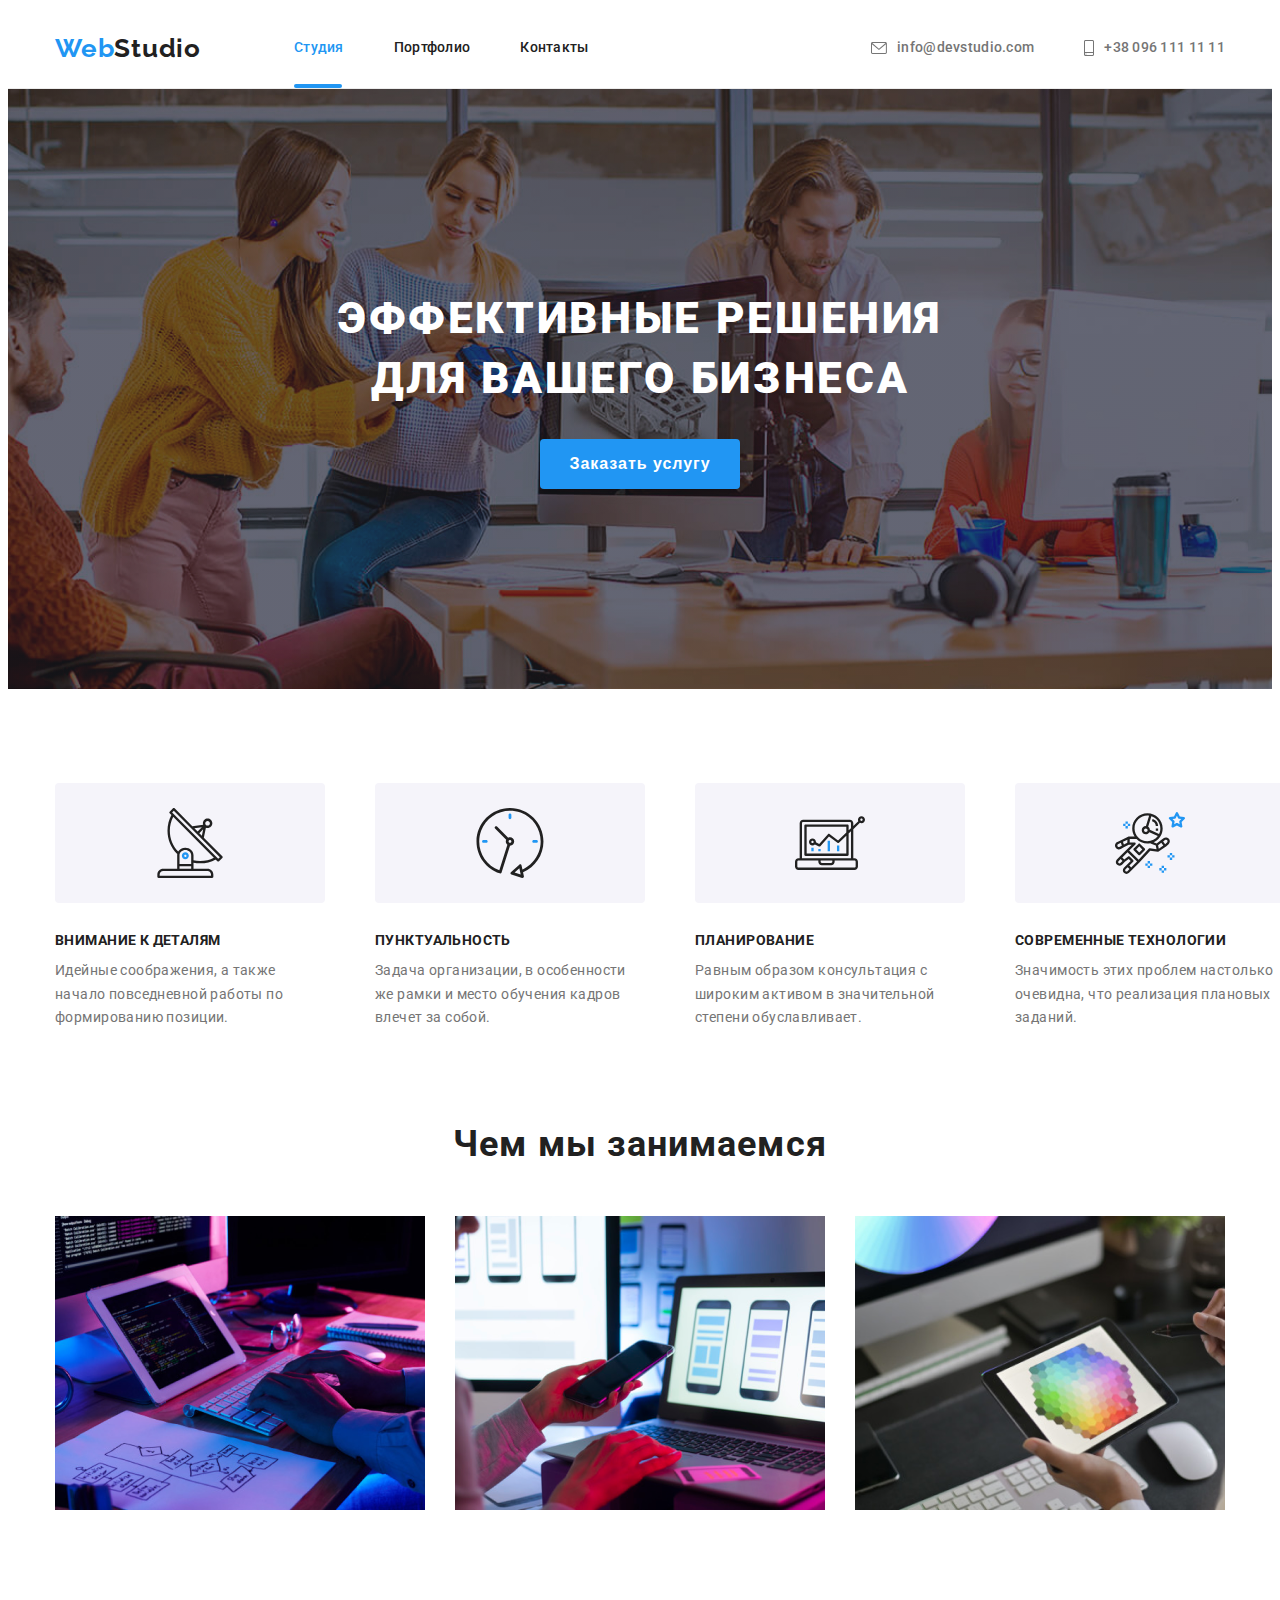
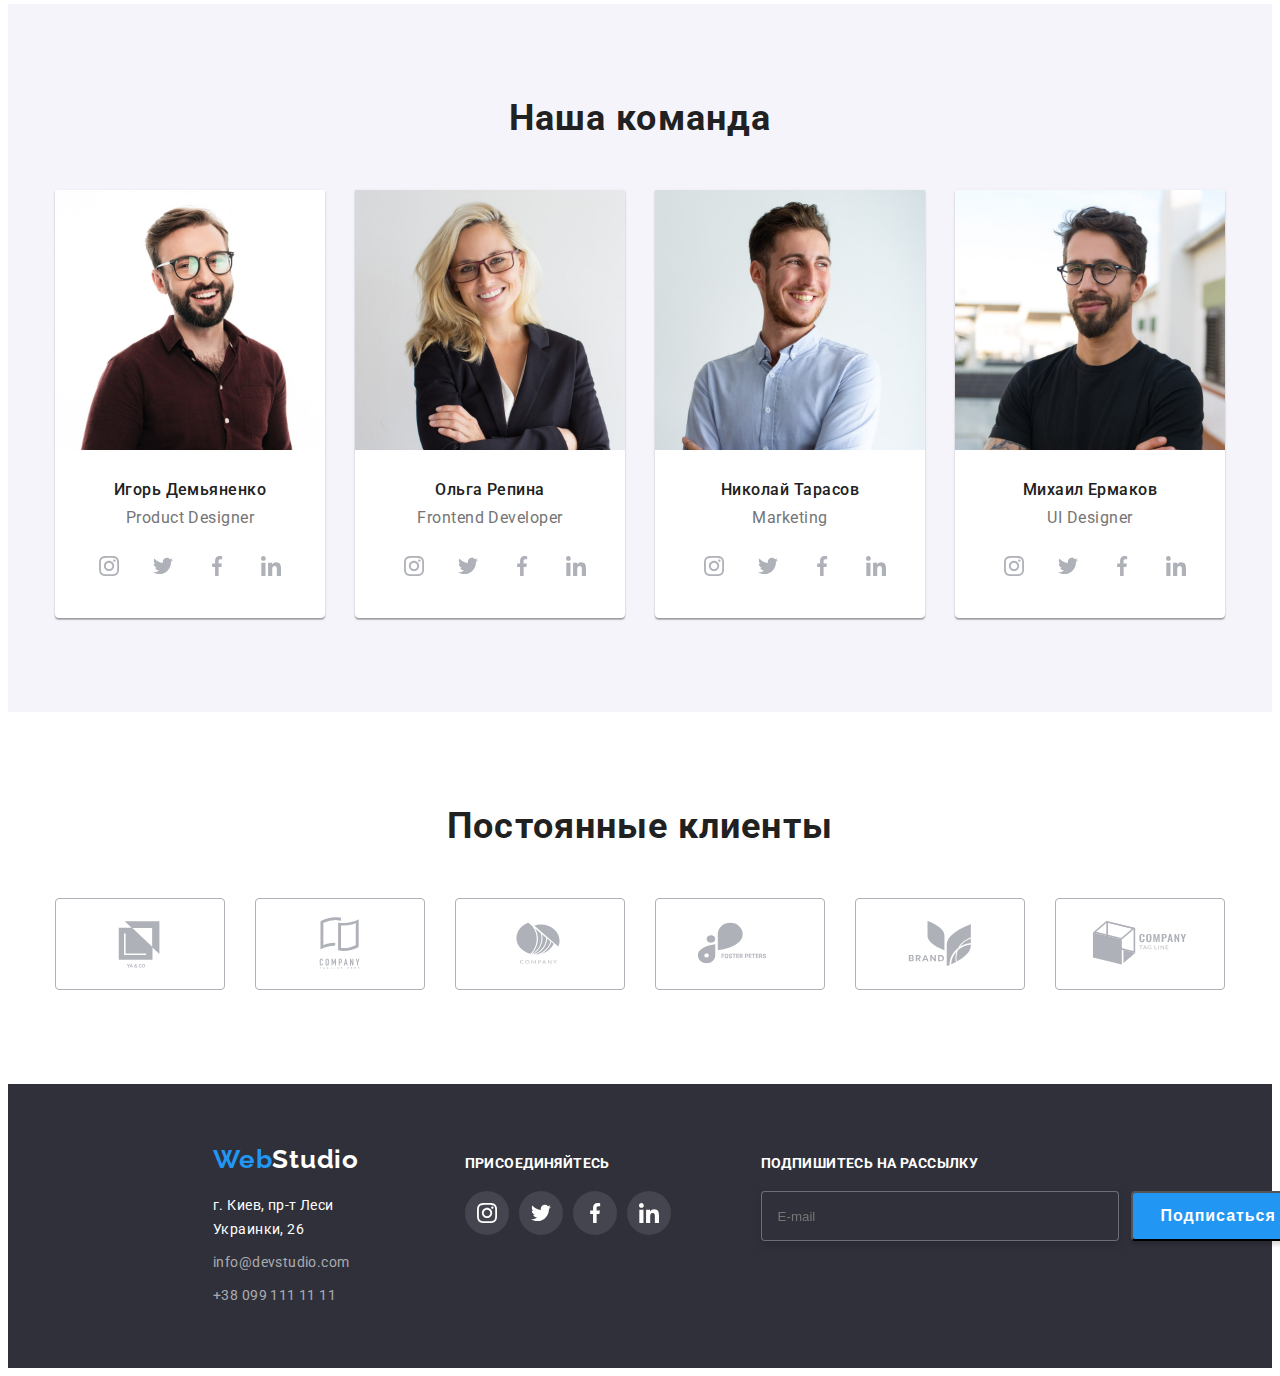
<file: index.html>
<!DOCTYPE html>
<html lang="ru">
<head>
    <meta charset="UTF-8">
    <meta http-equiv="X-UA-Compatible" content="IE=edge">
    <meta name="viewport" content="width=device-width, initial-scale=1.0">
    <title>Document</title>
    <link rel="stylesheet" href="https://cdnjs.cloudflare.com/ajax/libs/modern-normalize/1.1.0/modern-normalize.min.css" integrity="sha512-wpPYUAdjBVSE4KJnH1VR1HeZfpl1ub8YT/NKx4PuQ5NmX2tKuGu6U/JRp5y+Y8XG2tV+wKQpNHVUX03MfMFn9Q==" crossorigin="anonymous" referrerpolicy="no-referrer" />
    <link rel="preconnect" href="https://fonts.googleapis.com">
    <link rel="preconnect" href="https://fonts.gstatic.com" crossorigin>
    <link href="https://fonts.googleapis.com/css2?family=Raleway:wght@700&family=Roboto:wght@400;500;700;900&display=swap" rel="stylesheet">
    <link rel="stylesheet" href="./css/styles.css">
</head>
<body>
    <header class="header">
        <div class="container">
            <nav class="header-navigation">
                <a class="logo" href=""><span class="pre-logo">Web</span><span class="sub-logo">Studio</span></a>              
                    <ul class="navigation-list">
                        <li class="navigation-item">
                            <a class="header-link  " href="./index.html"><span class="present-page">Студия</span></a>
                        </li>
                        <li class="navigation-item">
                            <a class="header-link " href="./portfolio.html">Портфолио</a>
                        </li>
                        <li class="navigation-item">
                            <a class=" header-link" href="">Контакты</a>
                        </li>
                    </ul>
                </nav>                    
                <ul class="contacts-list">
                    <li class="contacts-item">
                        <a class="contacts-link" href="mailto:info@devstudio.com">
                            <svg class="envelope" width="16" height="12">
                                <use href="./images/sprite.svg#icon-envelope"></use>
                            </svg>
                            info@devstudio.com
                        </a>
                    </li>
                    <li class="contacts-item">
                        <a class="contacts-link " href="tel:+380961111111">
                            <svg class="telephone" width="10" height="16">
                                <use href="./images/sprite.svg#icon-smartphone"></use>
                            </svg>
                            +38 096 111 11 11
                        </a>
                    </li>
                </ul>
                </div>                          
    </header>
    <main>
            <section class="hero">
                <div class="container">
                <h1 class="hero-title">Эффективные решения для вашего бизнеса</h1>
                <button data-modal-open class="main-button"type="button"><span class="button-text">Заказать услугу</span></button>
                </div>
                <div class="backdrop is-hidden" data-modal>
                    <div class="modal">
                        <p class="modal-title">
                            Оставьте свои данные,мы вам перезвоним
                        </p>
                    <form class="modal-form">
                        <div class="form-container">                            
                            <label class="form-name" for="name"><span class="form-title">Имя</span></label>
                            <span class="form-case">  
                                <input class="form-box" type="text" name="name" id="name"/>                                                                     
                                        <svg class="form-svg" width="18" height="18">
                                            <use href="./images/sprite.svg#icon-person-black"></use>
                                        </svg>
                                </span>
                        </div>
                        <div class="form-container">
                            <label class="form-name" for="tel"><span class="form-title">Телефон</span></label>
                            <span class="form-case">
                                <input class="form-box" type="tel" name="tel" id="tel"/>
                                    <svg class="form-svg" width="18" height="18">
                                        <use href="./images/sprite.svg#icon-phone-black"></use>
                                    </svg>
                            </span>
                        </div>
                        <div class="form-container">
                            <label class="form-name" for="email"><span class="form-title">Почта</span></label>
                                <span class="form-case">
                                    <input class="form-box" type="email" name="email" id="email" />
                                        <svg class="form-svg" width="18" height="18">
                                            <use href="./images/sprite.svg#icon-email-black"></use>
                                        </svg>
                            </span>
                        </div>
                        <div class="form-container">
                            <label class="form-name" for="comment"><span class="form-title">Комментарий</span></label>
                            <textarea  class="form-box input-comment" name="comment"  id="comment" rows="5" placeholder="Введите текст"></textarea>                                                            
                        </div>
                        <div class="checkbox">                                                    
                            <label class="checkbox-label">
                                <input  class="checkbox-form" type="checkbox" name="" value="Соглашаюсь с рассылкой и принимаю Условия договора" id="checkbox"/>
                                <span class="policy">
                                    <svg class="checkbox-icon" width="11" height="8">
                                        <use href="./images/sprite.svg#icon-vector"></use>
                                    </svg>
                                </span>
                                <span class="conditions-text">Соглашаюсь с рассылкой и принимаю <a class="contract" href="#">Условия договора</a>
                                </span>
                            </label>
                        </div>
                        <div class="">                        
                            <button  class="send-button" type="submit">                     
                                <span class="send-button-text">Отправить</span>
                            </button>
                        </div>
                    </form>
                        <button data-modal-close class="close-button">
                            <svg class="icon-close">
                                <use href="./images/sprite.svg#icon-close"></use>
                            </svg>
                        </button>
                    </div>
                </div>
            </section>
            <section class="section">
                <div class="container">
                <h2 class="main-title advantage-main-title">Наши преимущества</h2> 
                <ul class="advantage-list">
                    <li class="advantage-item">
                        <div class="work-logo-item">
                            <svg class="work-logo" width="70" height="70">
                                <use href="./images/sprite.svg#icon-antenna"></use>
                            </svg>
                        </div>
                        <h3 class="advantage-title">Внимание к деталям</h3>
                        <p class="advantage-text">Идейные соображения, а также начало повседневной работы по формированию позиции.</p>
                    </li>
                    <li class="advantage-item">
                        <div class="work-logo-item">
                            <svg class="work-logo" width="70" height="70">
                                <use href="./images/sprite.svg#icon-clock"></use>
                            </svg>
                        </div>
                        <h3 class="advantage-title">Пунктуальность</h3>
                        <p class="advantage-text">Задача организации, в особенности же рамки и место обучения кадров влечет за собой.</p>
                    </li>
                    <li class="advantage-item">
                        <div class="work-logo-item">
                            <svg class="work-logo" width="70" height="70">
                                <use href="./images/sprite.svg#icon-diagram"></use>
                            </svg>
                        </div>
                        <h3 class="advantage-title">Планирование</h3>
                        <p class="advantage-text">Равным образом консультация с широким активом в значительной степени обуславливает.</p>
                    </li>
                    <li class="advantage-item">
                        <div class="work-logo-item">
                            <svg class="work-logo" width="70" height="70">
                                <use href="./images/sprite.svg#icon-astronaut   "></use>
                            </svg>
                        </div>
                        <h3 class="advantage-title">Современные технологии</h3>
                        <p class="advantage-text">Значимость этих проблем настолько очевидна, что реализация плановых заданий.</p>
                    </li>
                </ul>
            </div>
            </section>
            <!--our work-->
            <section class="section work-section">
                <div class="container">
                <h2 class="main-title work-title">Чем мы занимаемся</h2>               
                <ul class="work-list">
                    <li class="work-item">
                        <img  src="./images/working1.png" alt="Наша робота" width="370" height="295">
                    </li>
                    <li class="work-item">
                        <img  src="./images/working2.png" alt="Наша робота" width="370" height="295">
                    </li>
                    <li class="work-item">
                        <img src="./images/working3.png" alt="Наша робота" width="370" height="295">
                    </li>
                </ul>
            </div> 
            </section>
            <!--our team-->
            <section class="team-part section">
                <div class="container">               
                <h2 class="main-title">Наша команда</h2>
                <ul class="list team-list">                    
                    <li class="team-item">
                        <img src="./images/team1.jpg" alt="Игорь Демьяненко" width="270" height="260">
                        <div class="team-card-list">
                        <h3 class="team-title">Игорь Демьяненко</h3>
                        <p class="profession" lang="en">Product Designer</p>
                        <ul class="social-card-list">
                            <li class="social-card-item">
                                <a class="social-link" href="">
                                    <svg class="social-icon" width="20" height="20">
                                        <use href="./images/sprite.svg#icon-instagram"></use>
                                    </svg>
                                </a>
                            </li>
                            <li class="social-card-item">
                                <a class="social-link" href="">
                                    <svg class="social-icon" width="20" height="20">
                                        <use href="./images/sprite.svg#icon-twitter"></use>
                                    </svg>
                                </a>
                            </li>
                            <li class="social-card-item">
                                <a class="social-link" href="">
                                    <svg class="social-icon" width="20" height="20">
                                        <use href="./images/sprite.svg#icon-facebook"></use>
                                    </svg>
                                </a>
                            </li>
                            <li class="social-card-item">
                                <a class="social-link" href="">
                                    <svg class="social-icon" width="20" height="20">
                                        <use href="./images/sprite.svg#icon-linkedin"></use>
                                    </svg>
                                </a>
                            </li>
                        </ul>
                        </div>
                    </li>
                    <li class="team-item">
                        <img src="./images/team2.jpg" alt="Ольга Репина"     width="270" height="260">
                        <div class="team-card-list">
                        <h3 class="team-title">Ольга Репина</h3>
                        <p class="profession" lang="en">Frontend Developer</p>
                        <ul class="social-card-list">
                            <li class="social-card-item"></li>
                                <a class="social-link" href="">
                                    <svg class="social-icon" width="20" height="20">
                                        <use href="./images/sprite.svg#icon-instagram"></use>
                                    </svg>
                                </a>
                            <li class="social-card-item"></li>
                                <a class="social-link" href="">
                                    <svg class="social-icon" width="20" height="20">
                                        <use href="./images/sprite.svg#icon-twitter"></use>
                                    </svg>
                                </a>
                            <li class="social-card-item"></li>
                                <a class="social-link" href="">
                                    <svg class="social-icon" width="20" height="20">
                                        <use href="./images/sprite.svg#icon-facebook"></use>
                                    </svg>
                                </a>
                            <li class="social-card-item"></li>
                                <a class="social-link" href="">
                                    <svg class="social-icon" width="20" height="20">
                                        <use href="./images/sprite.svg#icon-linkedin"></use>
                                    </svg>
                                </a>
                        </ul>
                        </div>
                    </li>
                    <li class="team-item">
                        <img src="./images/team3.jpg" alt="Николай Тарасов"  width="270" height="260">
                        <div class="team-card-list">
                        <h3 class="team-title">Николай Тарасов</h3>
                        <p class="profession" lang="en">Marketing</p>
                        <ul class="social-card-list">
                            <li class="social-card-item"></li>
                                <a class="social-link" href="">
                                    <svg class="social-icon" width="20" height="20">
                                        <use href="./images/sprite.svg#icon-instagram"></use>
                                    </svg>
                                </a>
                            <li class="social-card-item"></li>
                                <a class="social-link" href="">
                                    <svg class="social-icon" width="20" height="20">
                                        <use href="./images/sprite.svg#icon-twitter"></use>
                                    </svg>
                                </a>
                            <li class="social-card-item"></li>
                                <a class="social-link" href="">
                                    <svg class="social-icon" width="20" height="20">
                                        <use href="./images/sprite.svg#icon-facebook"></use>
                                    </svg>
                                </a>
                            <li class="social-card-item"></li>
                                <a class="social-link" href="">
                                    <svg class="social-icon" width="20" height="20">
                                        <use href="./images/sprite.svg#icon-linkedin"></use>
                                    </svg>
                                </a>
                        </ul>
                        </div>
                    </li>
                    <li class="team-item">
                        <img src="./images/team4.jpg" alt="Михаил Ермаков"   width="270" height="260">
                        <div class="team-card-list">
                        <h3 class="team-title">Михаил Ермаков</h3>
                        <p class="profession" lang="en">UI Designer</p>
                        <ul class="social-card-list">
                            <li class="social-card-item"></li>
                                <a class="social-link" href="">
                                    <svg class="social-icon" width="20" height="20">
                                        <use href="./images/sprite.svg#icon-instagram"></use>
                                    </svg>
                                </a>
                            <li class="social-card-item"></li>
                                <a class="social-link" href="">
                                    <svg class="social-icon" width="20" height="20">
                                        <use href="./images/sprite.svg#icon-twitter"></use>
                                    </svg>
                                </a>
                            <li class="social-card-item"></li>
                                <a class="social-link" href="">
                                    <svg class="social-icon" width="20" height="20">
                                        <use href="./images/sprite.svg#icon-facebook"></use>
                                    </svg>
                                </a>
                            <li class="social-card-item"></li>
                                <a class="social-link" href="">
                                    <svg class="social-icon" width="20" height="20">
                                        <use href="./images/sprite.svg#icon-linkedin"></use>
                                    </svg>
                                </a>
                        </ul>
                        </div>
                    </li>
                </ul>
            </div>
            </section>
            <section class="section">
                <div class="container">
                    <h2 class="main-title">Постоянные клиенты</h2>
                    <ul class="regular-customers-list">
                        <li class="regular-customers-item">
                            <a class="customers-link" href="">
                            <svg class="customers-logo" width="106" height="60">
                                <use href="./images/sprite.svg#icon-logo"></use>
                            </svg>
                        </a>
                        </li>
                        <li class="regular-customers-item" >
                            <a class="customers-link" href="">
                            <svg class="customers-logo" width="106" height="60">
                                <use href="./images/sprite.svg#icon-logo2"></use>
                            </svg>
                        </a>
                        </li>
                        <li class="regular-customers-item">
                            <a class="customers-link" href="">
                            <svg class="customers-logo" width="106" height="60">
                                <use href="./images/sprite.svg#icon-logo3"></use>
                            </svg>
                        </a>
                        </li>
                        <li class="regular-customers-item">
                            <a class="customers-link" href="">
                            <svg class="customers-logo" width="106" height="60">
                                <use href="./images/sprite.svg#icon-logo4"></use>
                            </svg>
                        </a>
                        </li>
                        <li class="regular-customers-item">
                            <a class="customers-link" href="">
                            <svg class="customers-logo" width="106" height="60">
                                <use href="./images/sprite.svg#icon-logo5"></use>
                            </svg>
                        </a>
                        </li>
                        <li class="regular-customers-item">
                            <a class="customers-link" href="">
                            <svg class="customers-logo" width="106" height="60">
                                <use href="./images/sprite.svg#icon-logo6"></use>
                            </svg>
                        </a>
                        </li>
                    </ul>
                </div>
            </section>
    </main>
    <footer class="footer">
        <div class="footer-container">
            <div class="footer-wrapper">
                <a class="footer-logo" href="#"><span class="pre-logo">Web</span><span class="sub-logo-second">Studio</span></a>
                <address class="address">
                <ul class="footer-list">
                    <li class="footer-item">
                        <a class="address-rout" href="https://goo.gl/maps/BNxrX4DYjBoTdbWa7" target="_blank"  rel="noopener noreferrer">г. Киев, пр-т Леси Украинки, 26</a>
                    </li>
                    <li class="footer-item">
                        <a class="footer-info" href="mailto:info@devstudio.com">info@devstudio.com</a>    
                    </li>
                    <li class="footer-item">
                        <a class="footer-info" href="tel:+380991111111">+38 099 111 11 11</a>   
                    </li>
                </ul>
            </address>
            </div>
            <div class="footer-cosial-block">
                <h3 class="footer-title">Присоединяйтесь</h3>
                <ul class="footer-logo-list">
                    <li class="footer-logo-item">
                        <a class="footer-social-link" href="">
                        <svg class="footer-social-icon" width="20" height="20">
                            <use href="./images/sprite.svg#icon-instagram"></use>
                        </svg>
                        </a>
                    </li>
                    <li class="footer-logo-item">
                        <a class="footer-social-link" href="">
                        <svg class="footer-social-icon" width="20" height="20">
                            <use href="./images/sprite.svg#icon-twitter"></use>
                        </svg>
                        </a>
                    </li>
                    <li class="footer-logo-item">
                        <a class="footer-social-link" href="">
                        <svg class="footer-social-icon" width="20" height="20">
                            <use href="./images/sprite.svg#icon-facebook"></use>
                        </svg>
                    </a>
                    </li>
                    <li class="footer-logo-item">
                        <a class="footer-social-link" href="">
                        <svg class="footer-social-icon" width="20" height="20">
                            <use href="./images/sprite.svg#icon-linkedin"></use>
                        </svg>
                    </a>
                    </li>
                </ul>
            </div>
            <div class="footer-form">
                <h3 class="footer-title">
                    Подпишитесь на рассылку
                </h3>
                <form class="footer-form-wrapper">
                    <input class="footer-email-form" type="email" name="mail-subscribe" placeholder="E-mail"/>
                    <button  class="subscribe-button" type="submit">                     
                        <span class="subscribe-button-text">Подписаться</span>
                            <svg class="icon-send" width="24" height="24">
                                <use href="./images/sprite.svg#icon-send"></use>
                            </svg>
                    </button>
                </form>
            </div>
        </div>
    </footer>
    <script src="./js/modal.js"></script>
</body>
</html>
</file>
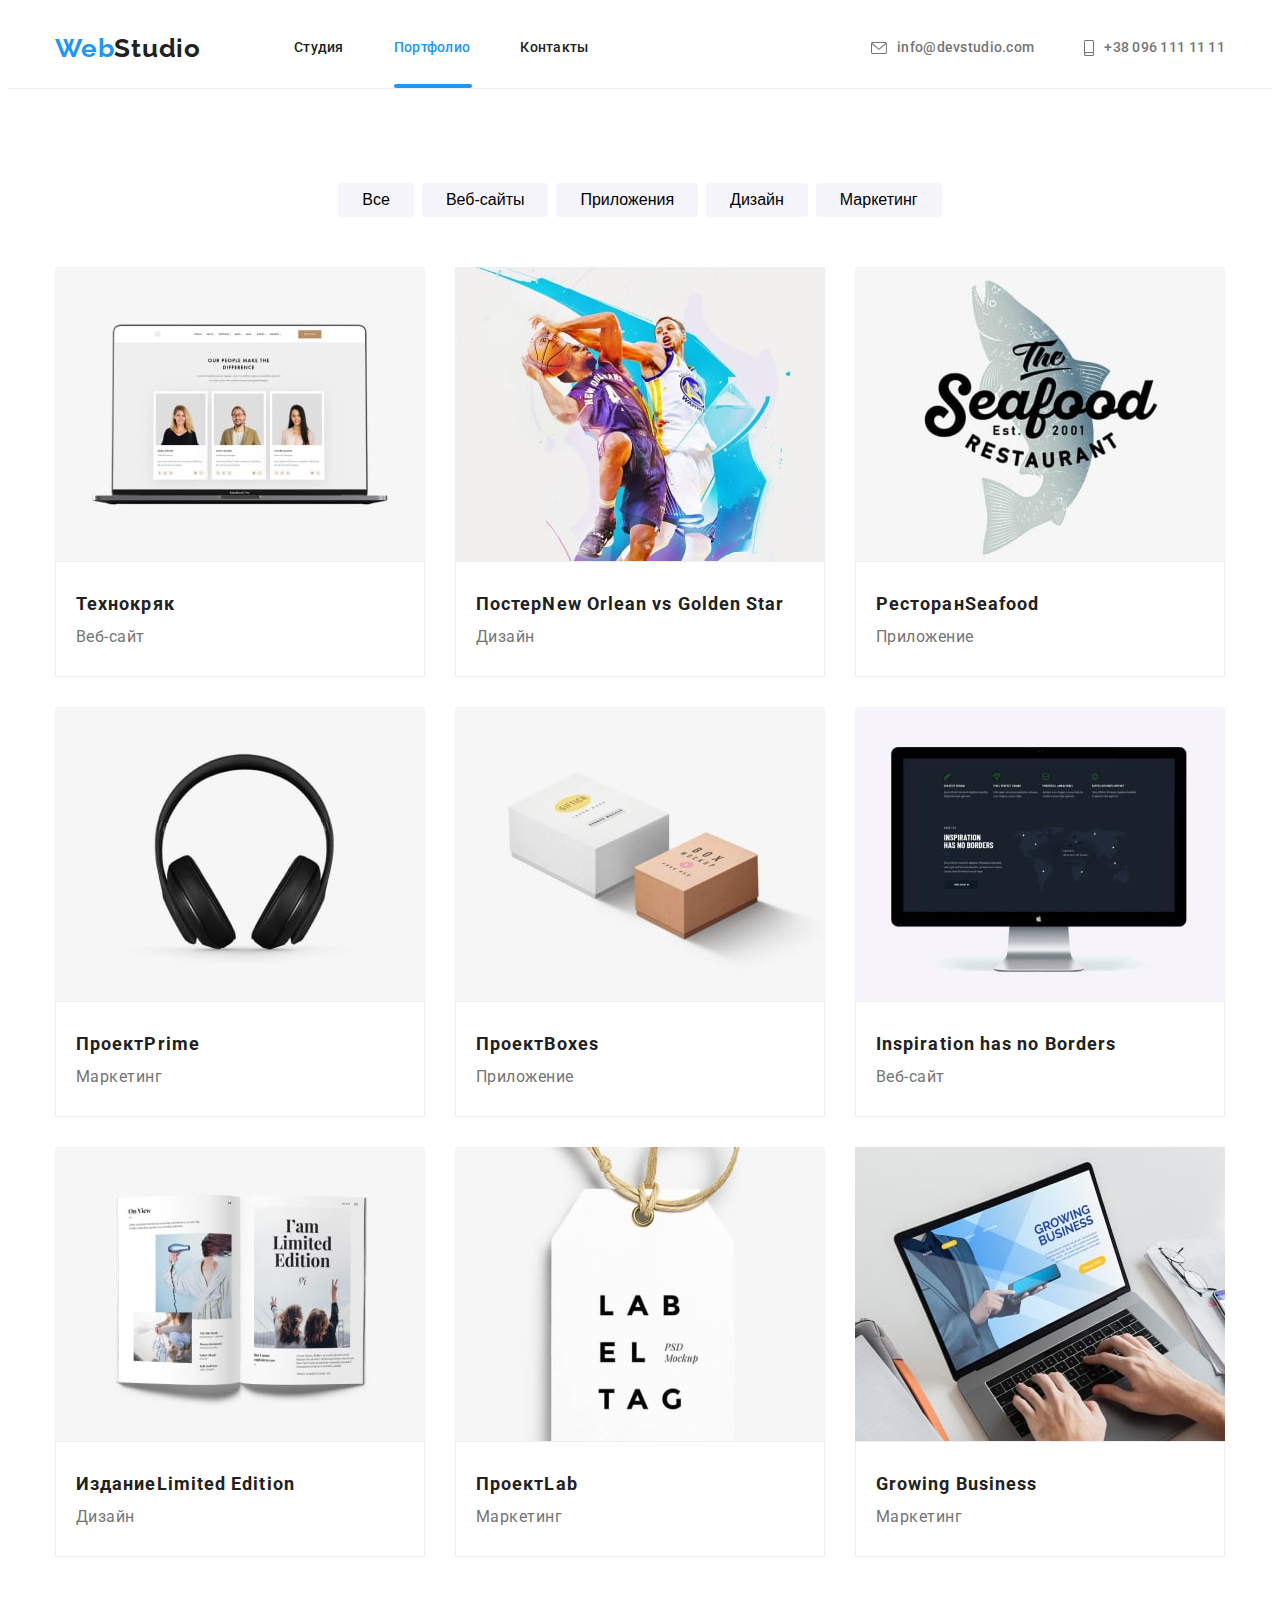
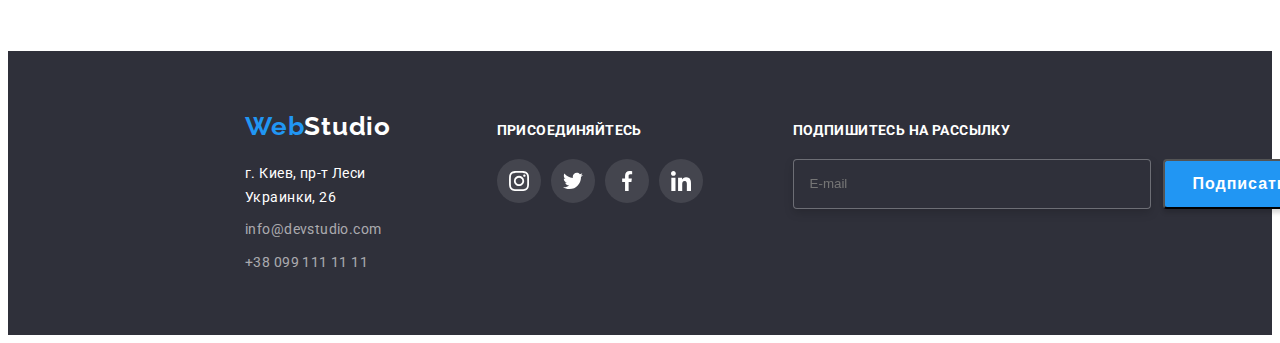
<file: portfolio.html>
<!DOCTYPE html>
<html lang="ru">
<head>
    <meta charset="UTF-8">
    <meta http-equiv="X-UA-Compatible" content="IE=edge">
    <meta name="viewport" content="width=device-width, initial-scale=1.0">
    <title>Document</title>
    <link rel="stylesheet" href="https://cdnjs.cloudflare.com/ajax/libs/modern-normalize/1.1.0/modern-normalize.min.css" integrity="sha512-wpPYUAdjBVSE4KJnH1VR1HeZfpl1ub8YT/NKx4PuQ5NmX2tKuGu6U/JRp5y+Y8XG2tV+wKQpNHVUX03MfMFn9Q==" crossorigin="anonymous" referrerpolicy="no-referrer" />
    <link rel="preconnect" href="https://fonts.googleapis.com">
    <link rel="preconnect" href="https://fonts.gstatic.com" crossorigin>
    <link href="https://fonts.googleapis.com/css2?family=Raleway:wght@700&family=Roboto:wght@400;500;700;900&display=swap" rel="stylesheet">
    <link rel="stylesheet" href="./css/styles.css">
</head>
<body>
    <header class="header">
        <div class="container">   
        <nav class="header-navigation">          
                <a class="logo" href=""><span class="pre-logo">Web</span><span class="sub-logo">Studio</span></a>      
                        <ul class="navigation-list">
                            <li class="navigation-item">
                                <a class="header-link " href="./index.html">Студия</a>
                                </li>
                            <li class="navigation-item">
                                <a class="header-link" href="./portfolio.html"><span class="present-page present-page-portfolio">Портфолио</span></a>
                                </li>
                            <li class="navigation-item">
                                <a class="header-link" href="">Контакты</a>
                                </li>
                        </ul>                      
            </nav>
                    <ul class="contacts-list">
                        <li class="contacts-item">
                            <a class="contacts-link" href="mailto:info@devstudio.com">
                                <svg class="envelope" width="16" height="12">
                                    <use href="./images/sprite.svg#icon-envelope"></use>
                                </svg>
                                info@devstudio.com                            
                            </a>
                        </li>
                        <li class="contacts-item">
                            <a class="contacts-link" href="tel:+380961111111">
                                <svg class="telephone" width="10" height="16">
                                    <use href="./images/sprite.svg#icon-smartphone"></use>
                                </svg>
                                +38 096 111 11 11
                            </a>
                        </li>
                    </ul>   
        </div>
    </header>
    <main>
        <section class="section">
            <div class="container">
            <ul class="button-list">
                <li class="button-item">
                    <button class="btn" type="button">Все</button>
                </li>
                <li class="button-item">
                    <button class="btn" type="button">Веб-сайты</button>
                </li>
                <li class="button-item">
                    <button class="btn" type="button">Приложения</button>
                </li>
                <li class="button-item">
                    <button class="btn"type="button">Дизайн</button>
                </li>
                <li class="button-item">
                    <button class="btn" type="button">Маркетинг</button>
                </li>
            </ul>           
            <!-- our projects -->
            <ul class="portfolio-list">
                <li class="portfolio-card">                    
                    <a class="portfolio-link" href="#">
                        <div class="box-overlay">
                            <img src="./images/texnofix.jpg" alt="Веб-сайт" width="370" height="295"> 
                                <div class="card-overlay">         
                                    <p>
                                        Технокряк это современная площадка распространения коронавируса. Компании используют эту платформу для цифрового шпионажа и атак на защищённые сервера конкурентов.
                                    </p>
                                </div>     
                        </div>                                                                                                                                 
                            <div class="card-text">
                                <h2 class="project-title">Технокряк</h2>
                                <p class="project-text">Веб-сайт</p>              
                            </div>
                    </a>            
                </li>
                
                <li class="portfolio-card">                    
                    <a class="portfolio-link" href="#">
                        <div class="box-overlay">
                            <img src="./images/golden-star.jpg" alt="Дизайн" width="370" height="295">
                                <div class="card-overlay">
                                    <p>
                                        Технокряк это современная площадка распространения коронавируса. Компании используют эту платформу для цифрового шпионажа и атак на защищённые сервера конкурентов.
                                    </p>
                                </div>
                        </div>
                    <div class="card-text">
                        <h2 class="project-title">Постер<span lang="en">New Orlean vs Golden Star</span></h2>
                        <p class="project-text">Дизайн</p>
                    </div>
                
                </a>
                </li>   

                <li class="portfolio-card">                    
                    <a class="portfolio-link" href="#">
                        <div class="box-overlay">
                            <img src="./images/seafood.jpg" alt="Приложение" width="370" height="295">
                                <div class="card-overlay">
                                    <p>
                                        Технокряк это современная площадка распространения коронавируса. Компании используют эту платформу для цифрового шпионажа и атак на защищённые сервера конкурентов.
                                    </p>
                                </div>
                        </div>                                            
                    <div class="card-text">
                        <h2 class="project-title">Ресторан<span lang="en">Seafood</span></h2>
                        <p class="project-text">Приложение</p>
                    </div>
                </a>
                </li>

                <li class="portfolio-card">
                    <a class="portfolio-link" href="#">
                        <div class="box-overlay">
                            <img src="./images/prime.jpg" alt="Маркетинг" width="370" height="295">
                                <div class="card-overlay">
                                    <p>
                                        Технокряк это современная площадка распространения коронавируса. Компании используют эту платформу для цифрового шпионажа и атак на защищённые сервера конкурентов.
                                    </p>
                                </div>
                        </div>                        
                    <div class="card-text">
                        <h2 class="project-title">Проект<span lang="en">Prime</span></h2>
                        <p class="project-text">Маркетинг</p>
                    </div>
                </a>
                </li>

                <li class="portfolio-card">
                    <a class="portfolio-link" href="#">
                        <div class="box-overlay">
                            <img src="./images/boxes.jpg" alt="Приложение" width="370" height="295">
                            <div class="card-overlay">
                                <p>
                                    Технокряк это современная площадка распространения коронавируса. Компании используют эту платформу для цифрового шпионажа и атак на защищённые сервера конкурентов.
                                </p>    
                            </div>
                        </div>                        
                    <div class="card-text">
                        <h2 class="project-title">Проект<span lang="en">Boxes</span></h2>
                        <p class="project-text">Приложение</p>
                    </div>
                </a>
                </li>

                <li class="portfolio-card">
                    <a class="portfolio-link" href="#">
                        <div class="box-overlay">
                            <img src="./images/non-borders.jpg" alt="Веб-сайт" width="370" height="295">
                            <div class="card-overlay">
                                <p>
                                    Технокряк это современная площадка распространения коронавируса. Компании используют эту платформу для цифрового шпионажа и атак на защищённые сервера конкурентов.
                                </p> 
                            </div>
                        </div>                        
                    <div class="card-text">
                        <h2 class="project-title" lang="en">Inspiration has no Borders</h2>
                        <p class="project-text">Веб-сайт</p>
                    </div>
                </a>
                </li>

                <li class="portfolio-card">
                    <a class="portfolio-link" href="#">
                        <div class="box-overlay">
                            <img src="./images/limited-edition.jpg" alt="Дизайн" width="370" height="295">
                                <div class="card-overlay">
                                    <p>
                                        Технокряк это современная площадка распространения коронавируса. Компании используют эту платформу для цифрового шпионажа и атак на защищённые сервера конкурентов.
                                    </p> 
                                </div>
                        </div>                        
                    <div class="card-text">
                        <h2 class="project-title">Издание<span>Limited Edition</span></h2>
                        <p class="project-text">Дизайн</p>
                    </div>
                </a>
                </li>

                <li class="portfolio-card">
                    <a class="portfolio-link" href="#">
                        <div class="box-overlay">
                            <img src="./images/project-lab.jpg" alt="Маркетинг" width="370" height="295">
                                <div class="card-overlay">
                                    <p>
                                        Технокряк это современная площадка распространения коронавируса. Компании используют эту платформу для цифрового шпионажа и атак на защищённые сервера конкурентов.
                                    </p> 
                                </div>
                        </div>                        
                    <div class="card-text">
                        <h2 class="project-title">Проект<span>Lab</span></h2>
                        <p class="project-text">Маркетинг</p>
                    </div>
                </a>
                </li>

                <li class="portfolio-card">
                    <a class="portfolio-link" href="#">
                        <div class="box-overlay">
                            <img src="./images/business.jpg" alt="Маркетинг" width="370" height="295">
                                <div class="card-overlay">
                                    <p>
                                        Технокряк это современная площадка распространения коронавируса. Компании используют эту платформу для цифрового шпионажа и атак на защищённые сервера конкурентов.
                                    </p>
                                </div>
                        </div>                        
                    <div class="card-text">
                        <h2 class="project-title" lang="en">Growing Business</h2>
                        <p class="project-text">Маркетинг</p>
                    </div>
                </a>
                </li>

            </ul>
        </div> 
        </section>
    </main>                                                     
    <footer class="footer">
        <div class="container footer-container">
            <div class="footer-wrapper">
                <a class="footer-logo" href="#"><span class="pre-logo">Web</span><span class="sub-logo-second">Studio</span></a>
                <address class="address">
                <ul class="footer-list">
                    <li class="footer-item">
                        <a class="address-rout" href="https://goo.gl/maps/BNxrX4DYjBoTdbWa7" target="_blank"  rel="noopener noreferrer">г. Киев, пр-т Леси Украинки, 26</a>
                    </li>
                    <li class="footer-item">
                        <a class="footer-info" href="mailto:info@devstudio.com">info@devstudio.com</a>    
                    </li>
                    <li class="footer-item">
                        <a class="footer-info" href="tel:+380991111111">+38 099 111 11 11</a>   
                    </li>
                </ul>
            </address>
            </div>
            <div class="footer-cosial-block">
                <h3 class="footer-title">Присоединяйтесь</h3>
                <ul class="footer-logo-list">
                    <li class="footer-logo-item">
                        <a class="footer-social-link" href="">
                        <svg class="footer-social-icon" width="20" height="20">
                            <use href="./images/sprite.svg#icon-instagram"></use>
                        </svg>
                        </a>
                    </li>
                    <li class="footer-logo-item">
                        <a class="footer-social-link" href="">
                        <svg class="footer-social-icon" width="20" height="20">
                            <use href="./images/sprite.svg#icon-twitter"></use>
                        </svg>
                        </a>
                    </li>
                    <li class="footer-logo-item">
                        <a class="footer-social-link" href="">
                        <svg class="footer-social-icon" width="20" height="20">
                            <use href="./images/sprite.svg#icon-facebook"></use>
                        </svg>
                    </a>
                    </li>
                    <li class="footer-logo-item">
                        <a class="footer-social-link" href="">
                        <svg class="footer-social-icon" width="20" height="20">
                            <use href="./images/sprite.svg#icon-linkedin"></use>
                        </svg>
                    </a>
                    </li>
                </ul>
            </div>
            <div class="footer-form">
                <h3 class="footer-title">
                    Подпишитесь на рассылку
                </h3>
                <form class="footer-form-wrapper">
                    <input class="footer-email-form" type="email" name="mail-subscribe" placeholder="E-mail"/>
                    <button  class="subscribe-button" type="submit">                     
                        <span class="subscribe-button-text">Подписаться</span>
                            <svg class="icon-send" width="24" height="24">
                                <use href="./images/sprite.svg#icon-send"></use>
                            </svg>
                    </button>
                </form>
            </div>
        </div>
</footer>
</body>
</html>
</file>
<file: css/styles.css>
:root{
    --main-title-color: #ffffff;
    --secondary-title-color: #212121;
    --main-text-color: #757575;
    --accent-color: #2196F3;
}
*,html{
    box-sizing: border-box;
}
img{
    height: auto;
    width: 100%;
    display: block;
}
body{
    font-family: 'Roboto', sans-serif;
}
a{
    text-decoration: none;
}
p, h1, h2, h3, h4, h5, h6{
    margin-top: 0;
    margin-bottom: 0;
}
ul{
    list-style: none;
    margin-top: 0;
    margin-bottom: 0;
    padding-left: 0;
}
.section{
    padding-top: 94px;
    padding-bottom: 94px;
}
.container{
    width: 1200px;
    padding-left: 15px;
    padding-right: 15px;
    margin: 0 auto;
}
.portfolio-container{
    width: 1200px;
    padding-left: 15px;
    padding-right: 15px;
    margin: 0 auto;
}
.portfolio-wrapper
{
    display: flex;
}
.navigation-list{
    display: flex;
    align-items: center; 
}
.button-list{
    display: flex;
    margin-bottom: 50px;
    justify-content: center;    
}
.portfolio-list{
    flex-wrap: wrap;
    display: flex;
    position: relative;
}
.header .container{
    display: flex;
    align-items: center;
}
.header-navigation{
    align-items: center;
    display: flex;
    justify-content: space-between;
}
.header{
    border-bottom: 1px solid #ECECEC;    
}
.contacts-list{
    margin-left: auto;
    display: flex;
}
.navigation-item:not(:last-child){
    margin-right: 50px;
}
.contacts-item:not(:last-child){
    margin-right: 50px;
}
.logo{
    margin-right: 93px;
}
.pre-logo{
font-family: Raleway;
font-weight: 700;
font-size: 26px;
line-height: 1.19;
letter-spacing: 0.03em;
color: var(--accent-color);
}
.sub-logo{
font-family: Raleway;
font-weight: 700;
font-size: 26px;
line-height: 1.19;
letter-spacing: 0.03em;
color: var(--secondary-title-color);
}
.sub-logo-second{
font-family: Raleway;
font-weight: 700;
font-size: 26px;
line-height: 1.19;
letter-spacing: 0.03em;
color: #ffffff;
}
.footer-item:not(:last-child){
    margin-bottom: 9px;
}
.present-page{
    position: relative;
    font-weight: 500;
    font-size: 14px;
    line-height: 1.14;
    letter-spacing: 0.02em;
    color: var(--accent-color);
}
.present-page::after{
    content: '';
    position: absolute;
    top: 45px;
    display: block;
    width: 48px;
    height: 4px;
    background: #2196F3;
    border-radius: 2px;
}
.present-page-portfolio::after{
    width:78px ;
}
.header-link{
display: block;
padding: 32px 0;
font-weight: 500;
font-size: 14px;
line-height: 1.14;
letter-spacing: 0.02em;
color:var(--secondary-title-color);

transition-property: color;
transition-duration: 250ms;
transition-timing-function: cubic-bezier(0.4, 0, 0.2, 1);
}
.header-link:hover, 
.header-link:focus{
color: var(--accent-color);
}
.contacts-link{
    color: var(--main-text-color);
    font-weight: 500;
    font-size: 14px;
    line-height: 1.14;
    letter-spacing: 0.02em;
    display: flex;
    align-items: center;
    
    transition-property: color;
    transition-duration: 250ms;
    transition-timing-function: cubic-bezier(0.4, 0, 0.2, 1);
}
.envelope{
    fill: currentColor;
    margin-right: 10px;
}
.telephone{
    fill: currentColor;
    margin-right: 10px;
}
.contacts-link:hover,
.contacts-link:focus{
color: var(--accent-color);
}
.hero{
text-align: center;
padding: 200px 0;
max-width: 1600px;
margin: 0 auto;
background-color: #2F303A;
background-image: linear-gradient(rgba(47, 48, 58, 0.4),rgba(47, 48, 58, 0.4)),url(../images/hero.jpg);
background-repeat: no-repeat;
background-size: cover;
background-position: center;
}
.hero-section{
display: flex;
flex-direction: column;
align-items: center;
padding-top: 200px;
padding-bottom: 200px;
}
.main-button{
width: 200px;
height: 50px;
border: transparent;   
background: var(--accent-color);
box-shadow: 0px 4px 4px rgba(0, 0, 0, 0.15);
border-radius: 4px;
cursor: pointer;
}
.button-text{
font-weight: 700;
font-size: 16px;
line-height: 1.87;
text-align: center;
letter-spacing: 0.06em;
color: #ffffff;
}
.hero-title{
margin-bottom: 30px;
max-width: 700px;
text-transform: uppercase; 
text-align: center;
font-weight: 900;
font-size: 44px;
line-height: 1.36;
letter-spacing: 0.06em;
color: #FFFFFF;
margin-left: auto;
margin-right: auto;
}
.team-part{
background-color: #F5F4FA;;
}
.work-logo-item{
    width: 270px;
    height: 120px;
    background: #F5F4FA;
    border-radius: 4px;
    align-items: center;
    display: flex;
    justify-content: center;
    margin-bottom: 30px;
}
.regular-customers-list{
    display: flex;
    justify-content: space-between;
    margin-top: 50px;
}
.customers-link{
    width: 170px;
    height: 92px;
    border: 1px solid #AFB1B8;
    border-radius: 4px;
    align-items: center;
    display: flex;
    justify-content: center;

    transition-property: border-color;
    transition-duration: 250ms;
    transition-timing-function: cubic-bezier(0.4, 0, 0.2, 1);
}
.customers-logo{
    fill: #AFB1B8;
    
    transition-property: fill;
    transition-duration: 250ms;
    transition-timing-function: cubic-bezier(0.4, 0, 0.2, 1);
    
}
.customers-link:hover,
.customers-link:focus{
    border-color: #2196F3;
}
.customers-link:hover>.customers-logo,
.customers-link:focus>.customers-logo{
    fill: #2196F3;
}
.main-title{
text-align: center;
font-weight: 700;
font-size: 36px;
line-height: 1.16;
letter-spacing: 0.03em;
color: var(--secondary-title-color);
}
.advantage-list{
display: flex;
}
.advantage-item:not(:last-child){
margin-right: 50px;
}
.advantage-main-title{
    display: none;
}
.advantage-title{
font-size: 14px;
line-height: 1.14;
letter-spacing: 0.03em;
text-transform: uppercase;
color: var(--secondary-title-color);
}
.advantage-text{
margin-top: 10px;
max-width: 270px;
font-size: 14px;
line-height: 1.71;
letter-spacing: 0.03em;
color: var(--main-text-color);
}
.team-title{
margin-bottom: 10px;
font-weight: 500;
font-size: 16px;
line-height: 19px;
letter-spacing: 0.03em;
color:var(--secondary-title-color);
}
.work-section{
    padding-top: 0;
}
.work-list{
display: flex;
justify-content: space-between;
}
.work-title{
margin-bottom: 50px;
}
.team-list{
display: flex;
margin-top: 50px;
}
.team-card-list{
text-align: center;
padding: 30px 0;
}
.social-card-list{
    display: flex;
    justify-content: center;
    align-items: center;
    margin-top: 16px;
}
.social-link{
    display: flex;
    justify-content: center;
    align-items: center;
    width: 44px;
    height: 44px;
    border-radius: 50%;
    background-color:  #ffffff;

    transition-property: background-color;
    transition-duration: 250ms;
    transition-timing-function: cubic-bezier(0.4, 0, 0.2, 1);
}
.social-icon{
    fill: #AFB1B8;

    transition-property: fill;
    transition-duration: 250ms;
    transition-timing-function: cubic-bezier(0.4, 0, 0.2, 1);
}
.social-card-item:not(:last-child){
    margin-right: 10px;
}
.social-link:hover,
.social-link:focus{
    background-color: #2196F3;
}
.social-link:hover>.social-icon,
.social-link:focus>.social-icon{
    fill: #ffffff;
}

.team-item:not(:last-child){
margin-right: 30px;
}
.team-item{
max-width: 270px;      
background: #FFFFFF;
box-shadow: 0px 1px 3px rgba(0, 0, 0, 0.12), 0px 1px 1px rgba(0, 0, 0, 0.14), 0px 2px 1px rgba(0, 0, 0, 0.2);
border-radius: 0px 0px 4px 4px;
}
.portfolio-card{
align-items: left;
margin-right: 30px;
margin-bottom: 30px;
background: #FFFFFF;
}
.box-overlay{
    position: relative;
    margin-left: auto;
    margin-right: auto;
    width: 370px;
    height: 294px;
    overflow: hidden; 
}
.portfolio-link:hover .card-overlay{
    transform: translateY(0);
}
.card-overlay{
    display: block;
    position: absolute;
    top: 0;
    left: 0;
    width: 100%;
    height: 100%;
    z-index: 0;
    padding: 63px 24px;
    background-color: rgba(33, 150, 243, 0.9);
    transform: translateY(100%);
    transition: transform 250ms ease;    
}
.card-overlay > p{
    font-weight: normal;
    font-size: 18px;
    line-height: 1.55;
    letter-spacing: 0.03em;
    color: #FFFFFF;    
}
.portfolio-link{
    display: block;
}
.portfolio-link:hover,
.portfolio-link:focus{
    box-shadow: 0px 1px 1px rgba(0, 0, 0, 0.12), 0px 4px 4px rgba(0, 0, 0, 0.06), 1px 4px 6px rgba(0, 0, 0, 0.16);

    transition-property: box-shadow;
    transition-duration: 250ms;
    transition-timing-function: cubic-bezier(0.4, 0, 0.2, 1);
}
.portfolio-card:nth-child(3n){
margin-right: 0;
}
.portfolio-card:nth-child(n+6){
margin-bottom: 0;
}
.card-text{
border: 1px solid #EEEEEE;
padding: 24px 20px;
position: relative;
z-index: 1;
}
.profession{
font-size: 16px;
line-height: 1.18;
letter-spacing: 0.03em;
color: var(--main-text-color);
}
.address{
font-style: normal;
display: flex;
align-items: baseline;    
}
.address-rout{
font-size: 14px;
line-height: 1.71;
letter-spacing: 0.03em;
color: #FFFFFF;
}
.footer-info{
font-size: 14px;
line-height: 1.71;
letter-spacing: 0.03em;
color: rgba(255, 255, 255, 0.6);
}
.footer{
    padding: 60px 0;
    background-color: #2F303A;
}
.footer-container{
    max-width: 1600px;
    align-items: baseline;
    display: flex;
    padding-left: 205px;
    padding-right: 15px;
    margin: 0 auto;
}
.footer-cosial-block{
    margin-left: 45px;
}
.footer-logo{
    margin-bottom: 20px;
}
.footer-wrapper{
    display: flex;
    flex-direction: column;
}
.footer-list{
    margin-right: 70px;
}
.footer-title{
    font-size: 14px;
    line-height: 1.14;
    letter-spacing: 0.03em;
    text-transform: uppercase;
    color: #FFFFFF;
    margin-bottom: 20px; 
}
.footer-logo-list{
    display: flex;
}
.footer-social-link{
    display: flex;
    justify-content: center;
    align-items: center;
    width: 44px;
    height: 44px;
    border-radius: 50%;
    background-color: rgba(255, 255, 255, 0.1);

    transition-property: background-color;
    transition-duration: 250ms;
    transition-timing-function: cubic-bezier(0.4, 0, 0.2, 1);
}
.footer-social-link:hover,
.footer-social-link:focus{
    background-color: #2196F3;
}
.footer-social-icon{
    fill: #ffffff;

    transition-property: fill;
    transition-duration: 250ms;
    transition-timing-function: cubic-bezier(0.4, 0, 0.2, 1);
}
.footer-logo-item:not(:last-child){
    margin-right: 10px;
}
.twitter{
    width: 44px;
    height: 44px;
    border-radius: 50%;
    background-color: #2196F3;
}
.project-title{
font-weight: 700;
font-size: 18px;
line-height: 2;
letter-spacing: 0.06em;
color: var(--secondary-title-color);
}
.project-text{
font-size: 16px;
line-height: 1.87;
letter-spacing: 0.03em;
color: var(--main-text-color);
}
.button-item:not(:last-child){
    margin-right: 8px;
}
.btn
{  
    font-weight: 500;
    font-size: 16px;
    background: #F5F4FA;
    border-radius: 4px;
    padding: 6px 22px;
    border: 2px solid #F5F4FA;
    cursor: pointer;

    transition-property: color,background-color,box-shadow;
    transition-duration: 250ms;
    transition-timing-function: cubic-bezier(0.4, 0, 0.2, 1);
}
.btn:hover,
.btn:focus{
    color: #FFFFFF;
    background-color: var(--accent-color);
    box-shadow: 0px 3px 1px rgba(0, 0, 0, 0.1), 0px 1px 2px rgba(0, 0, 0, 0.08), 0px 2px 2px rgba(0, 0, 0, 0.12);
    /* border-radius: 4px; */
}
.backdrop{
    position: fixed;
    top: 0;
    left: 0;
    width: 100%;
    height: 100%;
    background: rgba(0, 0, 0, 0.2);

    opacity: 1;
    transition: opacity 250ms cubic-bezier(0.4, 0, 0.2, 1);
}
.backdrop.is-hidden{
    opacity: 0;
    pointer-events: none;
}
.backdrop.backdrop.is-hidden .modal{
    transform: translate(-50%,-50%) scale(0.9);
}
.modal{
    padding: 40px;
    position: absolute;
    top: 50%;
    left:50%;
    /* height: 581px; */
    width: 528px;
    padding-bottom: 40px;   
    background: #FFFFFF;
    box-shadow: 0px 1px 3px rgba(0, 0, 0, 0.12), 0px 1px 1px rgba(0, 0, 0, 0.14), 0px 2px 1px rgba(0, 0, 0, 0.2);
    border-radius: 4px;
    transform:  translate(-50%,-50%) scale(1);
    transition: transform 250ms cubic-bezier(0.4, 0, 0.2, 1);       
}
.icon-close{
    width: 18px;
    height: 18px;
}
.icon-send{
}
.close-button{
    display: flex;
    align-items: center;
    justify-content: center;
    width: 30px;
    height: 30px;
    position: absolute;
    top: 8px;
    right: 8px;
    padding: 0;
    border-radius:50%;
    background: #FFFFFF;
    border: 1px solid rgba(0, 0, 0, 0.1);
    box-sizing: border-box;
    cursor: pointer;
}
.close-button:hover,
.close-button:focus{
    fill: #2196F3;
}
.modal-title{
    font-weight: 700;
    font-size: 20px;
    line-height: 1.15;
    text-align: center;
    letter-spacing: 0.03em;
    color: #212121;
    margin-bottom: 12px;
}
.footer-form{
    margin-left: 90px;
}
.subscribe-button{    
    display: flex;
    align-items: center;
    justify-content: center; 
    margin-left: 12px;
    padding-left: 28px;
    padding-right: 28px;
    background: #2196F3;
    box-shadow: 0px 4px 4px rgba(0, 0, 0, 0.15);
    border-radius: 4px;
}
.subscribe-button-text{
    font-weight: 700;
    font-size: 16px;
    line-height: 1.875;
    letter-spacing: 0.06em;
    color: #FFFFFF;
    text-align: center;
    margin-right:10px;
}
.footer-form-wrapper{
    display: flex;
    flex-direction: row;
}
.footer-email-form{
    background: #2F303A;
    width: 358px;
    height: 50px;
    padding-left: 16px; 
    border: 1px solid rgba(255, 255, 255, 0.3);
    box-sizing: border-box;
    filter: drop-shadow(0px 4px 4px rgba(0, 0, 0, 0.15));
    border-radius: 4px;
}
.form-container{
    margin-bottom: 10px;
    display: flex;
    flex-direction: column;
    justify-content: center;
}
.form-container input{
    margin: 0 auto;
    width: 448px;
    height: 40px;
    border: 1px solid rgba(33, 33, 33, 0.2);
    box-sizing: border-box;
    border-radius: 4px;
    padding-left: 40px;
}
.form-container input:last-child{
    width: 448px;
    height: 120px;
    border: 1px solid #2196F3;
    box-sizing: border-box;
    border-radius: 4px;
    padding: 12px 16px;
    align-items: start;
}
.form-container input::placeholder{
    font-weight: 400;
    font-size: 12px;
    line-height: 1.16;
    letter-spacing: 0.01em;
    color: rgba(117, 117, 117, 0.5);
}
.form-container:last-child{
    margin-bottom: 20px;
}
.form-box:focus + .form-svg{
    fill: #2196f3;
}
.form-box:focus {
    outline: none;
    border: 1px solid #2196f3;
}
.form-case{
    position: relative;
}
.input-comment{
    resize: none;
    height: 120px;
    padding: 12px 16px;
    text-align: start;
    border: 1px solid rgba(33, 33, 33, 0.2);
    box-sizing: border-box;
    border-radius: 4px;
}
.form-svg{
    position: absolute;
    top: 50%;
    left: 12px;
    transform: translateY(-50%);
}
.form-name{
    text-align: left;
    margin-bottom: 4px;
}
.send-button{
    width: 200px;
    height: 50px;
    background: #188CE8;
    box-shadow: 0px 4px 4px rgba(0, 0, 0, 0.15);
    border-radius: 4px;
    border: none;
    cursor: pointer;
}
.send-button-text{
    font-weight: 700;
    font-size: 16px;
    line-height: 1.875;
    letter-spacing: 0.06em;
    color: #FFFFFF;
    text-align: center;
}
.form-title{
font-weight: 400;
font-size: 12px;
line-height: 1.16;
letter-spacing: 0.01em;
color: #757575;
}
.checkbox{
    display: flex;
    align-items: center;
    justify-content: center;
    margin-bottom: 30px;
}
.checkbox-label{
    display: flex;
    align-items: center;
    cursor: pointer;
}
.policy{
    display: flex;
    align-items: center;
    justify-content: center;
    width: 16px;
    height: 15px;
    display: inline-block;    
    border: 2px solid #212121;;
    border-radius: 2px;
}
.checkbox-form{
    opacity: 0;
    pointer-events: none;
}
.checkbox-form:checked +.policy{
    background-color: #2196F3;
    border-color: #2196F3;
    border-radius: 2px;
}
.checkbox-icon{
    margin-top: 1px;
    width: 11px;
    height: 8px;
    display: flex;
    align-items: center;
    justify-content: center;
}
.conditions-text{
font-weight: 400;
font-size: 14px;
line-height: 1.71;
letter-spacing: 0.03em;
color: #757575;
margin-left: 7px;
}
.contract{
    text-decoration: underline;
    color: #2196F3;
}
</file>
